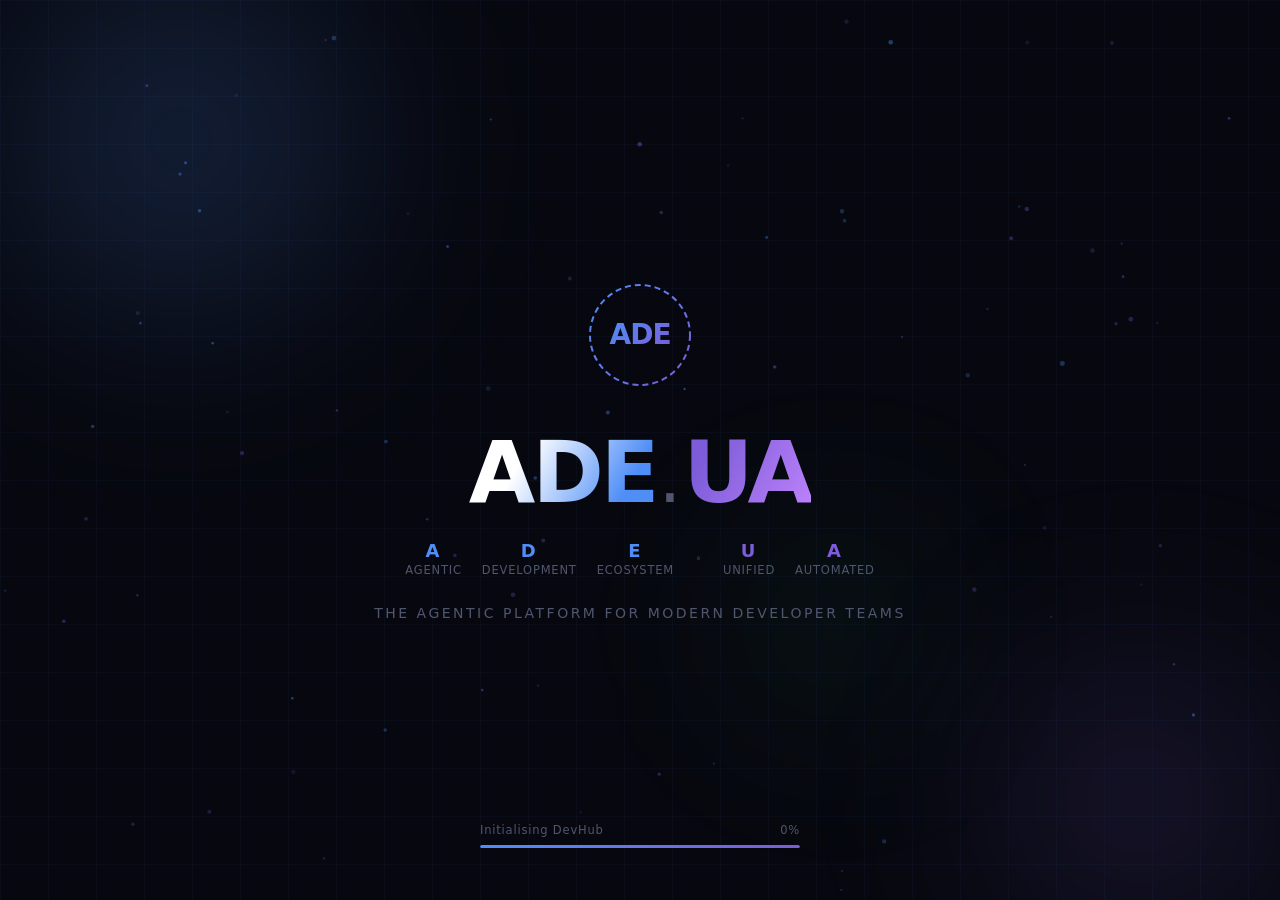
<file: frontend/splash.html>
﻿<!DOCTYPE html>
<html lang="en">
<head>
  <meta charset="UTF-8" />
  <meta name="viewport" content="width=device-width, initial-scale=1.0" />
  <title>ADE.UA - Agentic Development Ecosystem</title>
  <style>
    *, *::before, *::after { box-sizing: border-box; margin: 0; padding: 0; }

    :root {
      --bg:      #07080f;
      --grid:    rgba(79, 142, 247, 0.045);
      --accent:  #4f8ef7;
      --accent2: #7c5cd8;
      --text:    #e2e4ed;
      --muted:   #50566e;
      --success: #2ecc71;
    }

    html, body {
      height: 100%; width: 100%;
      background: var(--bg);
      overflow: hidden;
      font-family: -apple-system, "Segoe UI", system-ui, sans-serif;
    }

    /* -- Animated grid background --------------------------- */
    .grid-bg {
      position: fixed; inset: 0; z-index: 0;
      background-image:
        linear-gradient(var(--grid) 1px, transparent 1px),
        linear-gradient(90deg, var(--grid) 1px, transparent 1px);
      background-size: 48px 48px;
      animation: grid-drift 20s linear infinite;
    }
    @keyframes grid-drift {
      0%   { background-position: 0 0; }
      100% { background-position: 48px 48px; }
    }

    /* -- Glowing orbs --------------------------------------- */
    .orb {
      position: fixed; border-radius: 50%;
      filter: blur(90px); opacity: 0; z-index: 0;
      animation: orb-appear 1.2s ease forwards;
    }
    .orb-1 {
      width: 520px; height: 520px;
      background: radial-gradient(circle, rgba(79,142,247,.25) 0%, transparent 70%);
      top: -120px; left: -80px;
      animation-delay: 0.2s;
    }
    .orb-2 {
      width: 400px; height: 400px;
      background: radial-gradient(circle, rgba(124,92,216,.22) 0%, transparent 70%);
      bottom: -100px; right: -60px;
      animation-delay: 0.5s;
    }
    .orb-3 {
      width: 260px; height: 260px;
      background: radial-gradient(circle, rgba(46,204,113,.12) 0%, transparent 70%);
      top: 55%; left: 55%;
      animation-delay: 0.9s;
    }
    @keyframes orb-appear {
      to { opacity: 1; }
    }

    /* -- Stage container ------------------------------------ */
    .stage {
      position: relative; z-index: 10;
      display: flex; flex-direction: column;
      align-items: center; justify-content: center;
      height: 100vh; gap: 0;
    }

    /* -- Monogram ring -------------------------------------- */
    .ring-wrap {
      position: relative; width: 110px; height: 110px;
      margin-bottom: 32px;
      opacity: 0; transform: scale(.6);
      animation: ring-in .7s cubic-bezier(.34,1.56,.64,1) .15s forwards;
    }
    @keyframes ring-in {
      to { opacity: 1; transform: scale(1); }
    }
    .ring-wrap svg {
      position: absolute; inset: 0;
      animation: ring-spin 12s linear infinite;
    }
    @keyframes ring-spin { to { transform: rotate(360deg); } }
    .ring-inner {
      position: absolute; inset: 14px;
      background: linear-gradient(135deg, #1a1d27 60%, #22263a 100%);
      border-radius: 50%;
      display: flex; align-items: center; justify-content: center;
      font-size: 26px; font-weight: 900;
      background-clip: text;
      -webkit-background-clip: text;
    }
    .ring-monogram {
      font-size: 28px; font-weight: 900; letter-spacing: -1px;
      background: linear-gradient(135deg, var(--accent), var(--accent2));
      -webkit-background-clip: text; -webkit-text-fill-color: transparent;
      background-clip: text;
    }

    /* -- Logo wordmark -------------------------------------- */
    .wordmark {
      display: flex; align-items: baseline; gap: 0;
      opacity: 0; transform: translateY(18px);
      animation: word-in .65s ease .55s forwards;
    }
    @keyframes word-in {
      to { opacity: 1; transform: translateY(0); }
    }
    .word-ade {
      font-size: clamp(52px, 10vw, 86px);
      font-weight: 900;
      letter-spacing: -3px;
      background: linear-gradient(120deg, #fff 30%, var(--accent) 80%);
      -webkit-background-clip: text; -webkit-text-fill-color: transparent;
      background-clip: text;
    }
    .word-dot {
      font-size: clamp(44px, 8vw, 72px);
      font-weight: 300; color: var(--muted);
      margin: 0 2px;
      opacity: 0;
      animation: dot-pop .4s ease .95s forwards;
    }
    @keyframes dot-pop {
      0%  { opacity: 0; transform: scale(0); }
      60% { transform: scale(1.4); }
      100%{ opacity: 1; transform: scale(1); }
    }
    .word-ua {
      font-size: clamp(52px, 10vw, 86px);
      font-weight: 900; letter-spacing: -3px;
      background: linear-gradient(120deg, var(--accent2) 20%, #c084fc 100%);
      -webkit-background-clip: text; -webkit-text-fill-color: transparent;
      background-clip: text;
      opacity: 0; transform: translateY(18px);
      animation: word-in .65s ease .75s forwards;
    }

    /* -- Full name expansion -------------------------------- */
    .expansion {
      display: flex; gap: 20px; margin-top: 18px; flex-wrap: wrap; justify-content: center;
      opacity: 0; transform: translateY(10px);
      animation: word-in .5s ease 1.25s forwards;
    }
    .exp-part {
      display: flex; flex-direction: column; align-items: center; gap: 2px;
    }
    .exp-abbr {
      font-size: 18px; font-weight: 800; letter-spacing: 2px;
      color: var(--accent);
    }
    .exp-abbr.purple { color: var(--accent2); }
    .exp-full {
      font-size: 11.5px; color: var(--muted); letter-spacing: .8px; text-transform: uppercase;
    }
    .exp-sep {
      font-size: 28px; color: var(--muted); align-self: center; opacity: .35;
    }

    /* -- Tagline -------------------------------------------- */
    .tagline {
      margin-top: 28px;
      font-size: 14px; color: var(--muted); letter-spacing: 2.5px; text-transform: uppercase;
      opacity: 0;
      animation: word-in .5s ease 1.55s forwards;
    }

    /* -- Founders strip ------------------------------------- */
    .founders {
      display: flex; gap: 32px; margin-top: 36px;
      opacity: 0; transform: translateY(8px);
      animation: word-in .5s ease 1.8s forwards;
    }
    .founder { text-align: center; }
    .founder-avatar {
      width: 44px; height: 44px; border-radius: 50%;
      display: flex; align-items: center; justify-content: center;
      font-size: 17px; font-weight: 800; margin: 0 auto 6px;
    }
    .av-u { background: linear-gradient(135deg,#1e3a6e,#3b82f6); color: #93c5fd; }
    .av-a { background: linear-gradient(135deg,#2e1065,#7c3aed); color: #c4b5fd; }
    .founder-name  { font-size: 13px; font-weight: 600; color: var(--text); }
    .founder-label { font-size: 11px; color: var(--muted); margin-top: 2px; }

    /* -- Progress bar --------------------------------------- */
    .progress-wrap {
      position: absolute; bottom: 52px;
      width: min(320px, 70vw);
      opacity: 0; animation: word-in .4s ease 2s forwards;
    }
    .progress-label { display: flex; justify-content: space-between; margin-bottom: 8px; }
    .progress-label span { font-size: 11.5px; color: var(--muted); letter-spacing: .8px; }
    .progress-track {
      height: 3px; background: rgba(255,255,255,.08); border-radius: 99px; overflow: hidden;
    }
    .progress-fill {
      height: 100%;
      background: linear-gradient(90deg, var(--accent), var(--accent2));
      border-radius: 99px;
      width: 0%;
      animation: prog-fill 2.2s cubic-bezier(.4,0,.2,1) 2.1s forwards;
    }
    @keyframes prog-fill {
      to { width: 100%; }
    }

    /* -- Enter button --------------------------------------- */
    .enter-btn {
      position: absolute; bottom: 52px;
      display: none;
      padding: 12px 40px; border-radius: 99px;
      background: linear-gradient(135deg, var(--accent), var(--accent2));
      color: #fff; font-size: 14px; font-weight: 700;
      letter-spacing: 1px; text-transform: uppercase;
      border: none; cursor: pointer;
      text-decoration: none;
      box-shadow: 0 0 32px rgba(79,142,247,.35);
      animation: btn-pulse 2s ease infinite;
    }
    @keyframes btn-pulse {
      0%,100% { box-shadow: 0 0 24px rgba(79,142,247,.3); }
      50%      { box-shadow: 0 0 48px rgba(79,142,247,.6); }
    }

    /* -- Particle canvas ------------------------------------ */
    #particle-canvas { position:fixed; inset:0; z-index:1; pointer-events:none; }
  </style>
</head>
<body>

<div class="grid-bg"></div>
<div class="orb orb-1"></div>
<div class="orb orb-2"></div>
<div class="orb orb-3"></div>
<canvas id="particle-canvas"></canvas>

<div class="stage">

  <!-- Spinning ring monogram -->
  <div class="ring-wrap">
    <svg viewBox="0 0 110 110" fill="none" xmlns="http://www.w3.org/2000/svg">
      <circle cx="55" cy="55" r="50" stroke="url(#ringGrad)" stroke-width="2" stroke-dasharray="6 4" />
      <defs>
        <linearGradient id="ringGrad" x1="0" y1="0" x2="110" y2="110" gradientUnits="userSpaceOnUse">
          <stop offset="0%" stop-color="#4f8ef7"/>
          <stop offset="100%" stop-color="#7c5cd8"/>
        </linearGradient>
      </defs>
    </svg>
    <div class="ring-inner">
      <span class="ring-monogram">ADE</span>
    </div>
  </div>

  <!-- ADE.UA wordmark -->
  <div class="wordmark">
    <span class="word-ade">ADE</span>
    <span class="word-dot">.</span>
    <span class="word-ua">UA</span>
  </div>

  <!-- Full name expansion -->
  <div class="expansion">
    <div class="exp-part">
      <span class="exp-abbr">A</span>
      <span class="exp-full">Agentic</span>
    </div>
    <div class="exp-part">
      <span class="exp-abbr">D</span>
      <span class="exp-full">Development</span>
    </div>
    <div class="exp-part">
      <span class="exp-abbr">E</span>
      <span class="exp-full">Ecosystem</span>
    </div>
    <span class="exp-sep" style="color:var(--muted);opacity:.4">·</span>
    <div class="exp-part"><span class="exp-abbr purple">U</span><span class="exp-full">Unified</span></div>
    <div class="exp-part"><span class="exp-abbr purple">A</span><span class="exp-full">Automated</span></div>
  </div>

  <!-- Tagline -->
  <div class="tagline">The agentic platform for modern developer teams</div>

  <!-- Progress bar (auto-redirect) -->
  <div class="progress-wrap" id="progress-wrap">
    <div class="progress-label">
      <span>Initialising DevHub</span>
      <span id="pct">0%</span>
    </div>
    <div class="progress-track">
      <div class="progress-fill" id="prog-fill"></div>
    </div>
  </div>

  <!-- Enter button (shown when ready) -->
  <a class="enter-btn" id="enter-btn" href="index.html">Enter DevHub ?</a>

</div>

<script>
/* -- Particle system --------------------------------------------------- */
(function() {
  const canvas = document.getElementById('particle-canvas');
  const ctx = canvas.getContext('2d');
  let W, H, particles = [];

  function resize() {
    W = canvas.width  = window.innerWidth;
    H = canvas.height = window.innerHeight;
  }
  resize();
  window.addEventListener('resize', resize);

  function rand(a,b) { return a + Math.random()*(b-a); }

  function spawn() {
    return {
      x: rand(0,W), y: rand(0,H),
      vx: rand(-.25,.25), vy: rand(-.4,-.05),
      r: rand(1,2.5),
      alpha: rand(.15,.5),
      life: rand(120,280), age: 0,
      color: Math.random() > .5 ? '79,142,247' : '124,92,216'
    };
  }

  for (let i=0;i<80;i++) particles.push(spawn());

  function tick() {
    ctx.clearRect(0,0,W,H);
    particles.forEach((p,i) => {
      p.x += p.vx; p.y += p.vy; p.age++;
      const fade = p.age < 20 ? p.age/20 : p.age > p.life-20 ? (p.life-p.age)/20 : 1;
      ctx.beginPath();
      ctx.arc(p.x, p.y, p.r, 0, Math.PI*2);
      ctx.fillStyle = `rgba(${p.color},${p.alpha*fade})`;
      ctx.fill();
      if (p.age >= p.life) particles[i] = spawn();
    });
    requestAnimationFrame(tick);
  }
  tick();
})();

/* -- Progress counter & auto-redirect --------------------------------- */
(function() {
  const pctEl = document.getElementById('pct');
  const fillEl = document.getElementById('prog-fill');
  const progressWrap = document.getElementById('progress-wrap');
  const enterBtn = document.getElementById('enter-btn');
  let val = 0;
  const startAt = 2100; // matches CSS animation delay

  setTimeout(() => {
    const iv = setInterval(() => {
      val = Math.min(val + Math.random()*4, 100);
      pctEl.textContent = Math.floor(val) + '%';
      if (val >= 100) {
        clearInterval(iv);
        pctEl.textContent = '100%';
        // swap progress ? enter button
        setTimeout(() => {
          progressWrap.style.display = 'none';
          enterBtn.style.display = 'block';
          // auto-redirect after 1.4s
          setTimeout(() => { window.location.href = 'index.html'; }, 1400);
        }, 400);
      }
    }, 55);
  }, startAt);
})();
</script>
</body>
</html>
</file>
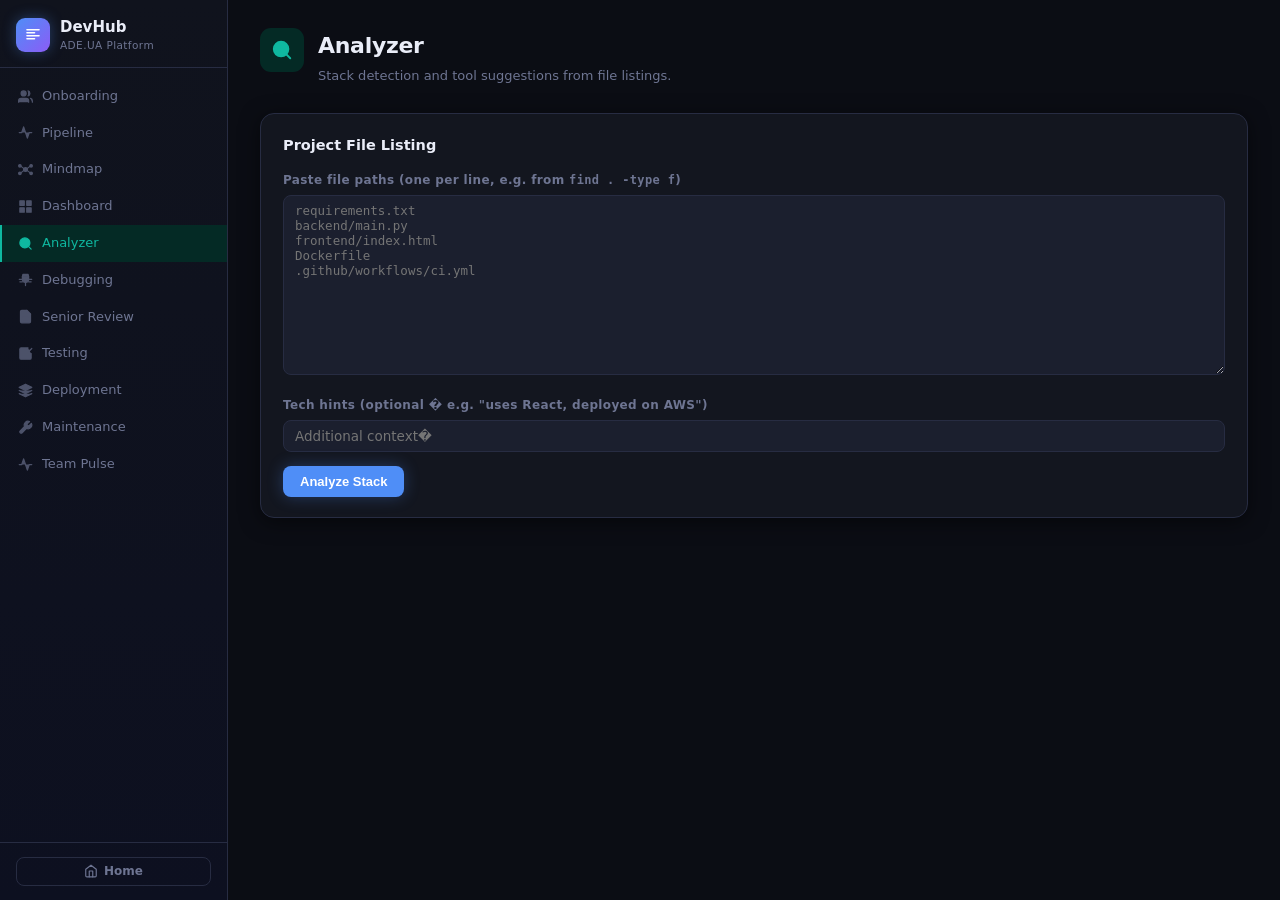
<file: frontend/pages/analyzer.html>
﻿<!DOCTYPE html>
<html lang="en">
<head>
  <meta charset="UTF-8" /><meta name="viewport" content="width=device-width, initial-scale=1.0" />
  <title>Analyzer - DevHub</title>
  <link rel="stylesheet" href="../static/style.css" />
</head>
<body>
<div class="app-shell">
    <nav class="sidebar">
    <div class="sidebar-logo">
      <div class="logo-mark"><svg viewBox="0 0 24 24" xmlns="http://www.w3.org/2000/svg"><path d="M4 5h16M4 9h10M4 13h16M4 17h10" stroke="#fff" stroke-width="2.2" stroke-linecap="round" fill="none"/></svg></div>
      <div class="logo-text"><strong>DevHub</strong><span>ADE.UA Platform</span></div>
    </div>
    <div class="nav-section">
      <a class="nav-link" href="teams.html"><span class="nav-icon"><svg viewBox="0 0 24 24" fill="none" stroke="currentColor" stroke-width="2" stroke-linecap="round" stroke-linejoin="round"><path d="M17 21v-2a4 4 0 0 0-4-4H5a4 4 0 0 0-4 4v2"/><circle cx="9" cy="7" r="4"/><path d="M23 21v-2a4 4 0 0 0-3-3.87M16 3.13a4 4 0 0 1 0 7.75"/></svg></span> Onboarding</a>
      <a class="nav-link" href="pipeline.html"><span class="nav-icon"><svg viewBox="0 0 24 24" fill="none" stroke="currentColor" stroke-width="2" stroke-linecap="round" stroke-linejoin="round"><polyline points="22 12 18 12 15 21 9 3 6 12 2 12"/></svg></span> Pipeline</a>
      <a class="nav-link" href="mindmap.html"><span class="nav-icon"><svg viewBox="0 0 24 24" fill="none" stroke="currentColor" stroke-width="2" stroke-linecap="round" stroke-linejoin="round"><circle cx="12" cy="12" r="3"/><circle cx="3" cy="6" r="2"/><circle cx="21" cy="6" r="2"/><circle cx="3" cy="18" r="2"/><circle cx="21" cy="18" r="2"/><line x1="5" y1="7" x2="10" y2="11"/><line x1="19" y1="7" x2="14" y2="11"/><line x1="5" y1="17" x2="10" y2="13"/><line x1="19" y1="17" x2="14" y2="13"/></svg></span> Mindmap</a>
      <a class="nav-link" href="dashboard.html"><span class="nav-icon"><svg viewBox="0 0 24 24" fill="none" stroke="currentColor" stroke-width="2" stroke-linecap="round" stroke-linejoin="round"><rect x="3" y="3" width="7" height="7"/><rect x="14" y="3" width="7" height="7"/><rect x="14" y="14" width="7" height="7"/><rect x="3" y="14" width="7" height="7"/></svg></span> Dashboard</a>
      <a class="nav-link active" href="analyzer.html"><span class="nav-icon"><svg viewBox="0 0 24 24" fill="none" stroke="currentColor" stroke-width="2" stroke-linecap="round" stroke-linejoin="round"><circle cx="11" cy="11" r="8"/><line x1="21" y1="21" x2="16.65" y2="16.65"/><line x1="11" y1="8" x2="11" y2="14"/><line x1="8" y1="11" x2="14" y2="11"/></svg></span> Analyzer</a>
      <a class="nav-link" href="debugging.html"><span class="nav-icon"><svg viewBox="0 0 24 24" fill="none" stroke="currentColor" stroke-width="2" stroke-linecap="round" stroke-linejoin="round"><path d="M8 2h8l1 4H7z"/><path d="M7 6v4a5 5 0 0 0 10 0V6"/><path d="M12 16v4"/><path d="M2 10h4M18 10h4M3 14h4M17 14h4"/></svg></span> Debugging</a>
      <a class="nav-link" href="review.html"><span class="nav-icon"><svg viewBox="0 0 24 24" fill="none" stroke="currentColor" stroke-width="2" stroke-linecap="round" stroke-linejoin="round"><path d="M14 2H6a2 2 0 0 0-2 2v16a2 2 0 0 0 2 2h12a2 2 0 0 0 2-2V8z"/><polyline points="14 2 14 8 20 8"/><line x1="16" y1="13" x2="8" y2="13"/><line x1="16" y1="17" x2="8" y2="17"/></svg></span> Senior Review</a>
      <a class="nav-link" href="testing.html"><span class="nav-icon"><svg viewBox="0 0 24 24" fill="none" stroke="currentColor" stroke-width="2" stroke-linecap="round" stroke-linejoin="round"><polyline points="9 11 12 14 22 4"/><path d="M21 12v7a2 2 0 0 1-2 2H5a2 2 0 0 1-2-2V5a2 2 0 0 1 2-2h11"/></svg></span> Testing</a>
      <a class="nav-link" href="deployment.html"><span class="nav-icon"><svg viewBox="0 0 24 24" fill="none" stroke="currentColor" stroke-width="2" stroke-linecap="round" stroke-linejoin="round"><path d="M12 2L2 7l10 5 10-5-10-5z"/><path d="M2 17l10 5 10-5"/><path d="M2 12l10 5 10-5"/></svg></span> Deployment</a>
      <a class="nav-link" href="maintenance.html"><span class="nav-icon"><svg viewBox="0 0 24 24" fill="none" stroke="currentColor" stroke-width="2" stroke-linecap="round" stroke-linejoin="round"><path d="M14.7 6.3a1 1 0 0 0 0 1.4l1.6 1.6a1 1 0 0 0 1.4 0l3.77-3.77a6 6 0 0 1-7.94 7.94l-6.91 6.91a2.12 2.12 0 0 1-3-3l6.91-6.91a6 6 0 0 1 7.94-7.94l-3.76 3.76z"/></svg></span> Maintenance</a>
      <a class="nav-link" href="pulse.html"><span class="nav-icon"><svg viewBox="0 0 24 24" fill="none" stroke="currentColor" stroke-width="2" stroke-linecap="round" stroke-linejoin="round"><polyline points="22 12 18 12 15 21 9 3 6 12 2 12"/></svg></span> Team Pulse</a>
    </div>
    <div style="padding:14px 16px;margin-top:auto;border-top:1px solid var(--border);">
      <a class="btn btn-ghost btn-sm w-full" href="../index.html" style="justify-content:center;gap:6px;"><span class="nav-icon" style="width:14px;height:14px"><svg viewBox="0 0 24 24" fill="none" stroke="currentColor" stroke-width="2" stroke-linecap="round" stroke-linejoin="round"><path d="M3 9l9-7 9 7v11a2 2 0 0 1-2 2H5a2 2 0 0 1-2-2z"/><polyline points="9 22 9 12 15 12 15 22"/></svg></span> Home</a>
    </div>
  </nav>
  <main class="main-content">
        <div class="page-header">
      <div class="page-header-icon teal"><svg viewBox="0 0 24 24" fill="none" stroke="currentColor" stroke-width="2" stroke-linecap="round" stroke-linejoin="round"><circle cx="11" cy="11" r="8"/><line x1="21" y1="21" x2="16.65" y2="16.65"/><line x1="11" y1="8" x2="11" y2="14"/><line x1="8" y1="11" x2="14" y2="11"/></svg></div>
      <div class="page-header-text">
        <div class="page-title">Analyzer</div>
        <div class="page-sub">Stack detection and tool suggestions from file listings.</div>
      </div>
    </div>

    <div class="card">
      <div class="card-title">Project File Listing</div>
      <div class="form-group"><label class="form-label">Paste file paths (one per line, e.g. from <code>find . -type f</code>)</label>
        <textarea id="a-listing" class="form-textarea" style="min-height:180px;font-family:monospace;font-size:12.5px" placeholder="requirements.txt&#10;backend/main.py&#10;frontend/index.html&#10;Dockerfile&#10;.github/workflows/ci.yml"></textarea>
      </div>
      <div class="form-group"><label class="form-label">Tech hints (optional � e.g. &quot;uses React, deployed on AWS&quot;)</label>
        <input id="a-hints" class="form-input" placeholder="Additional context�" />
      </div>
      <button class="btn btn-primary" onclick="runAnalysis()">Analyze Stack</button>
    </div>

    <div id="results" style="display:none">
      <div class="card mt-16">
        <div class="card-title">?? Detected Stack</div>
        <div id="stack-list" style="display:flex;flex-wrap:wrap;gap:8px"></div>
      </div>
      <div class="card mt-16">
        <div class="card-title">?? Conventions Detected</div>
        <ul id="conventions-list" style="padding-left:20px;color:var(--text-muted);font-size:13.5px;line-height:2"></ul>
      </div>
      <div class="card mt-16">
        <div class="card-title">??? Recommended Tools</div>
        <div id="tools-table"></div>
      </div>
    </div>
  </main>
</div>
<script src="../static/app.js"></script><script src="../static/api-client.js"></script>
<script>
async function runAnalysis() {
  const file_listing = document.getElementById('a-listing').value.trim();
  const tech_hints   = document.getElementById('a-hints').value.trim();
  if (!file_listing) { toast('Paste a file listing first','error'); return; }
  try {
    const res = await ApiClient.analyzer.analyze({file_listing, tech_hints});
    document.getElementById('stack-list').innerHTML =
      res.stack_summary.map(s => `<span class="badge badge-accent" style="font-size:13px;padding:5px 12px">${s}</span>`).join('');
    document.getElementById('conventions-list').innerHTML =
      res.conventions.map(c => `<li>${c}</li>`).join('');
    document.getElementById('tools-table').innerHTML = `
      <table><thead><tr><th>Category</th><th>Tools</th><th>Reason</th></tr></thead>
      <tbody>${res.tool_suggestions.map(t =>
        `<tr><td><span class="badge badge-muted">${t.category}</span></td>
             <td>${t.tools.map(tool => `<span class="badge badge-info" style="margin:2px">${tool}</span>`).join(' ')}</td>
             <td class="text-muted text-sm">${t.reason}</td></tr>`
      ).join('')}</tbody></table>`;
    document.getElementById('results').style.display = 'block';
    toast('Analysis complete','success');
  } catch(e) { toast(e.message,'error'); }
}
</script>
</body></html>
</file>
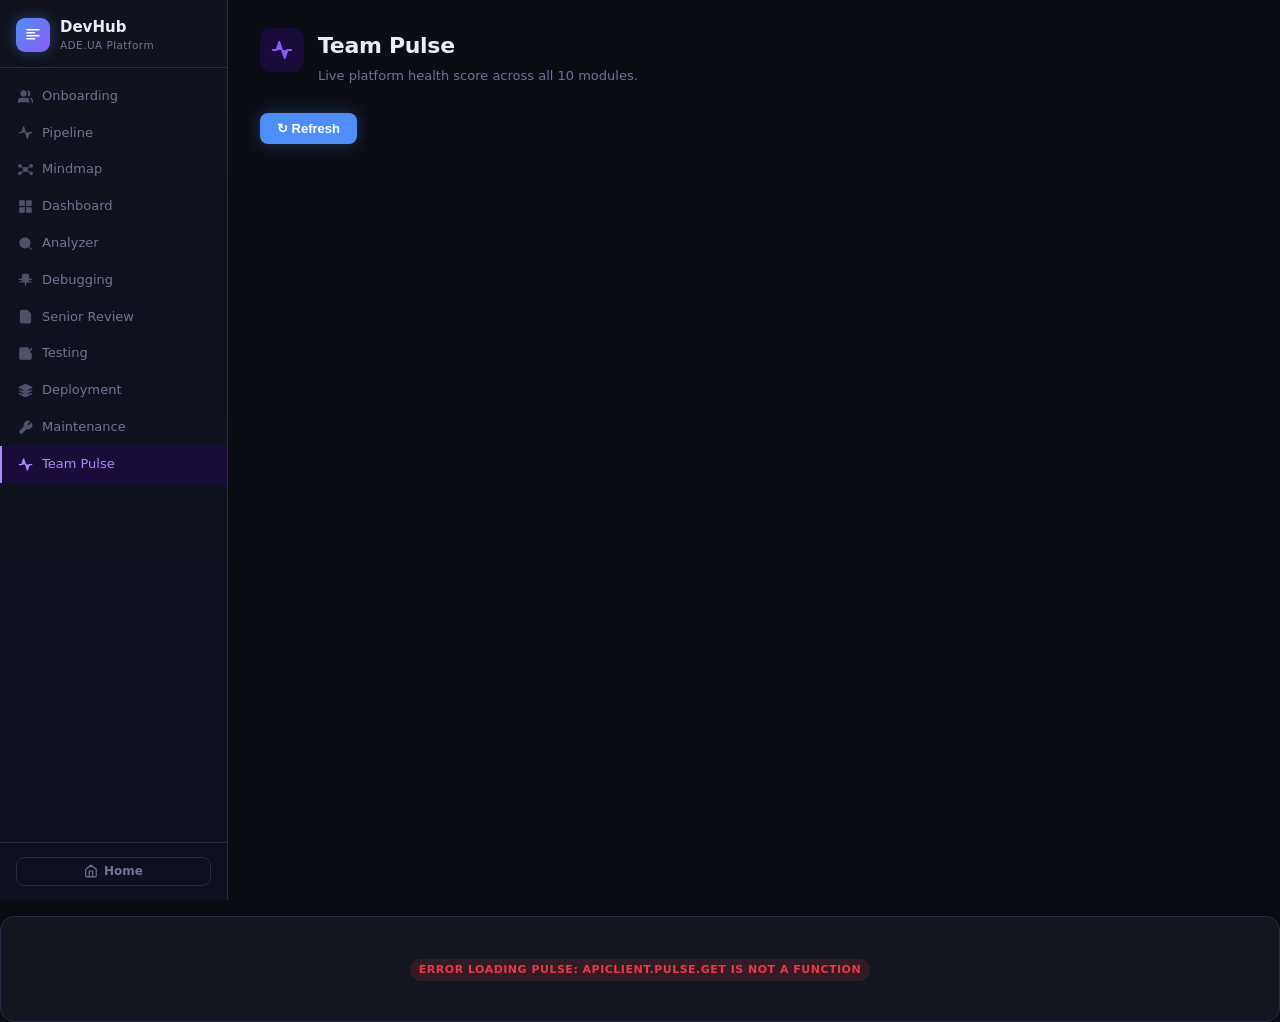
<file: frontend/pages/pulse.html>
﻿<!DOCTYPE html>
<html lang="en">
<head>
  <meta charset="UTF-8" /><meta name="viewport" content="width=device-width, initial-scale=1.0" />
  <title>Team Pulse - DevHub</title>
  <link rel="stylesheet" href="../static/style.css" />
  <style>
    /* Score ring */
    .score-ring-wrap { display:flex; flex-direction:column; align-items:center; justify-content:center; }
    .ring-svg { transform:rotate(-90deg); }
    .ring-bg   { fill:none; stroke:var(--surface-2); stroke-width:10; }
    .ring-fill { fill:none; stroke-width:10; stroke-linecap:round; transition:stroke-dashoffset 1.2s cubic-bezier(.4,0,.2,1); }
    .score-label { font-size:38px; font-weight:900; margin-top:-8px; }
    .grade-label { font-size:16px; font-weight:700; letter-spacing:2px; }

    /* Dimension bars */
    .dim-bar-track { height:7px; background:var(--surface-2); border-radius:99px; overflow:hidden; margin-top:5px; }
    .dim-bar-fill  { height:100%; border-radius:99px; transition:width 1s ease .2s; }

    /* Feed */
    .feed-item { display:flex; gap:12px; align-items:flex-start; padding:10px 0; border-bottom:1px solid var(--border); }
    .feed-item:last-child { border-bottom:none; }
    .feed-dot  { width:10px; height:10px; border-radius:50%; flex-shrink:0; margin-top:5px; }
    .dot-success  { background:var(--success); }
    .dot-critical { background:var(--danger); }
    .dot-warning  { background:var(--warning); }
    .dot-info     { background:var(--accent); }

    /* Health grade colours */
    .grade-A { color:var(--success); }
    .grade-B { color:#4ade80; }
    .grade-C { color:var(--warning); }
    .grade-D { color:#f97316; }
    .grade-F { color:var(--danger); }

    .pulse-grid { display:grid; grid-template-columns:280px 1fr; gap:20px; align-items:start; }
    @media (max-width:700px) { .pulse-grid { grid-template-columns:1fr; } }
  </style>
</head>
<body>
<div class="app-shell">
    <nav class="sidebar">
    <div class="sidebar-logo">
      <div class="logo-mark"><svg viewBox="0 0 24 24" xmlns="http://www.w3.org/2000/svg"><path d="M4 5h16M4 9h10M4 13h16M4 17h10" stroke="#fff" stroke-width="2.2" stroke-linecap="round" fill="none"/></svg></div>
      <div class="logo-text"><strong>DevHub</strong><span>ADE.UA Platform</span></div>
    </div>
    <div class="nav-section">
      <a class="nav-link" href="teams.html"><span class="nav-icon"><svg viewBox="0 0 24 24" fill="none" stroke="currentColor" stroke-width="2" stroke-linecap="round" stroke-linejoin="round"><path d="M17 21v-2a4 4 0 0 0-4-4H5a4 4 0 0 0-4 4v2"/><circle cx="9" cy="7" r="4"/><path d="M23 21v-2a4 4 0 0 0-3-3.87M16 3.13a4 4 0 0 1 0 7.75"/></svg></span> Onboarding</a>
      <a class="nav-link" href="pipeline.html"><span class="nav-icon"><svg viewBox="0 0 24 24" fill="none" stroke="currentColor" stroke-width="2" stroke-linecap="round" stroke-linejoin="round"><polyline points="22 12 18 12 15 21 9 3 6 12 2 12"/></svg></span> Pipeline</a>
      <a class="nav-link" href="mindmap.html"><span class="nav-icon"><svg viewBox="0 0 24 24" fill="none" stroke="currentColor" stroke-width="2" stroke-linecap="round" stroke-linejoin="round"><circle cx="12" cy="12" r="3"/><circle cx="3" cy="6" r="2"/><circle cx="21" cy="6" r="2"/><circle cx="3" cy="18" r="2"/><circle cx="21" cy="18" r="2"/><line x1="5" y1="7" x2="10" y2="11"/><line x1="19" y1="7" x2="14" y2="11"/><line x1="5" y1="17" x2="10" y2="13"/><line x1="19" y1="17" x2="14" y2="13"/></svg></span> Mindmap</a>
      <a class="nav-link" href="dashboard.html"><span class="nav-icon"><svg viewBox="0 0 24 24" fill="none" stroke="currentColor" stroke-width="2" stroke-linecap="round" stroke-linejoin="round"><rect x="3" y="3" width="7" height="7"/><rect x="14" y="3" width="7" height="7"/><rect x="14" y="14" width="7" height="7"/><rect x="3" y="14" width="7" height="7"/></svg></span> Dashboard</a>
      <a class="nav-link" href="analyzer.html"><span class="nav-icon"><svg viewBox="0 0 24 24" fill="none" stroke="currentColor" stroke-width="2" stroke-linecap="round" stroke-linejoin="round"><circle cx="11" cy="11" r="8"/><line x1="21" y1="21" x2="16.65" y2="16.65"/><line x1="11" y1="8" x2="11" y2="14"/><line x1="8" y1="11" x2="14" y2="11"/></svg></span> Analyzer</a>
      <a class="nav-link" href="debugging.html"><span class="nav-icon"><svg viewBox="0 0 24 24" fill="none" stroke="currentColor" stroke-width="2" stroke-linecap="round" stroke-linejoin="round"><path d="M8 2h8l1 4H7z"/><path d="M7 6v4a5 5 0 0 0 10 0V6"/><path d="M12 16v4"/><path d="M2 10h4M18 10h4M3 14h4M17 14h4"/></svg></span> Debugging</a>
      <a class="nav-link" href="review.html"><span class="nav-icon"><svg viewBox="0 0 24 24" fill="none" stroke="currentColor" stroke-width="2" stroke-linecap="round" stroke-linejoin="round"><path d="M14 2H6a2 2 0 0 0-2 2v16a2 2 0 0 0 2 2h12a2 2 0 0 0 2-2V8z"/><polyline points="14 2 14 8 20 8"/><line x1="16" y1="13" x2="8" y2="13"/><line x1="16" y1="17" x2="8" y2="17"/></svg></span> Senior Review</a>
      <a class="nav-link" href="testing.html"><span class="nav-icon"><svg viewBox="0 0 24 24" fill="none" stroke="currentColor" stroke-width="2" stroke-linecap="round" stroke-linejoin="round"><polyline points="9 11 12 14 22 4"/><path d="M21 12v7a2 2 0 0 1-2 2H5a2 2 0 0 1-2-2V5a2 2 0 0 1 2-2h11"/></svg></span> Testing</a>
      <a class="nav-link" href="deployment.html"><span class="nav-icon"><svg viewBox="0 0 24 24" fill="none" stroke="currentColor" stroke-width="2" stroke-linecap="round" stroke-linejoin="round"><path d="M12 2L2 7l10 5 10-5-10-5z"/><path d="M2 17l10 5 10-5"/><path d="M2 12l10 5 10-5"/></svg></span> Deployment</a>
      <a class="nav-link" href="maintenance.html"><span class="nav-icon"><svg viewBox="0 0 24 24" fill="none" stroke="currentColor" stroke-width="2" stroke-linecap="round" stroke-linejoin="round"><path d="M14.7 6.3a1 1 0 0 0 0 1.4l1.6 1.6a1 1 0 0 0 1.4 0l3.77-3.77a6 6 0 0 1-7.94 7.94l-6.91 6.91a2.12 2.12 0 0 1-3-3l6.91-6.91a6 6 0 0 1 7.94-7.94l-3.76 3.76z"/></svg></span> Maintenance</a>
      <a class="nav-link active" href="pulse.html"><span class="nav-icon"><svg viewBox="0 0 24 24" fill="none" stroke="currentColor" stroke-width="2" stroke-linecap="round" stroke-linejoin="round"><polyline points="22 12 18 12 15 21 9 3 6 12 2 12"/></svg></span> Team Pulse</a>
    </div>
    <div style="padding:14px 16px;margin-top:auto;border-top:1px solid var(--border);">
      <a class="btn btn-ghost btn-sm w-full" href="../index.html" style="justify-content:center;gap:6px;"><span class="nav-icon" style="width:14px;height:14px"><svg viewBox="0 0 24 24" fill="none" stroke="currentColor" stroke-width="2" stroke-linecap="round" stroke-linejoin="round"><path d="M3 9l9-7 9 7v11a2 2 0 0 1-2 2H5a2 2 0 0 1-2-2z"/><polyline points="9 22 9 12 15 12 15 22"/></svg></span> Home</a>
    </div>
  </nav>

  <main class="main-content">
        <div class="page-header">
      <div class="page-header-icon violet"><svg viewBox="0 0 24 24" fill="none" stroke="currentColor" stroke-width="2" stroke-linecap="round" stroke-linejoin="round"><polyline points="22 12 18 12 15 21 9 3 6 12 2 12"/></svg></div>
      <div class="page-header-text">
        <div class="page-title">Team Pulse</div>
        <div class="page-sub">Live platform health score across all 10 modules.</div>
      </div>
    </div>
        <button class="btn btn-primary" onclick="loadPulse()">&#8635; Refresh</button>
      </div>
    </div>

    <!-- Loading state -->
    <div id="pulse-loading" class="card mt-16" style="text-align:center;padding:40px">
      <div class="text-muted">Computing Team Pulse...</div>
    </div>

    <!-- Main pulse content (hidden until loaded) -->
    <div id="pulse-content" style="display:none">

      <!-- Score + dimensions -->
      <div class="pulse-grid mt-16">

        <!-- Ring score -->
        <div class="card score-ring-wrap" style="padding:32px 20px">
          <svg class="ring-svg" width="160" height="160" viewBox="0 0 160 160">
            <circle class="ring-bg" cx="80" cy="80" r="66"/>
            <circle class="ring-fill" id="ring-fill" cx="80" cy="80" r="66"
              stroke="#4f8ef7"
              stroke-dasharray="414.69"
              stroke-dashoffset="414.69"/>
          </svg>
          <div class="score-label" id="score-label">--</div>
          <div class="grade-label" id="grade-label">--</div>
          <div class="text-muted text-sm mt-8" id="computed-at"></div>
        </div>

        <!-- Dimension breakdown -->
        <div class="card">
          <div class="card-title">Score Breakdown</div>
          <div id="dimensions"></div>
        </div>
      </div>

      <!-- Activity feed -->
      <div class="card mt-16">
        <div class="flex justify-between items-center" style="margin-bottom:12px">
          <div class="card-title" style="margin:0">Activity Feed</div>
          <span id="feed-count" class="badge badge-muted"></span>
        </div>
        <div id="feed-list"></div>
      </div>

    </div><!-- end pulse-content -->
  </main>
</div>

<script src="../static/app.js"></script>
<script src="../static/api-client.js"></script>
<script>
const CIRCUMFERENCE = 2 * Math.PI * 66; // 414.69

const DIM_COLORS = {
  pipeline:    '#4f8ef7',
  quality:     '#2ecc71',
  team:        '#a78bfa',
  maintenance: '#f39c12',
  activity:    '#3498db',
};
const DIM_LABELS = {
  pipeline:    'Pipeline Health',
  quality:     'Code Quality',
  team:        'Team Completeness',
  maintenance: 'Maintenance Compliance',
  activity:    'Team Activity',
};
const FEED_COLORS = {
  success:  'dot-success',
  critical: 'dot-critical',
  warning:  'dot-warning',
  info:     'dot-info',
};

async function loadPulse() {
  document.getElementById('pulse-loading').style.display = '';
  document.getElementById('pulse-content').style.display = 'none';

  try {
    const data = await ApiClient.pulse.get();
    renderScore(data);
    renderDimensions(data.dimensions);
    renderFeed(data.feed || []);

    document.getElementById('pulse-loading').style.display = 'none';
    document.getElementById('pulse-content').style.display = '';
  } catch(e) {
    document.getElementById('pulse-loading').innerHTML =
      `<div class="badge badge-danger">Error loading pulse: ${e.message}</div>`;
  }
}

function renderScore(data) {
  const score = data.overall;
  const grade = data.grade;

  // Animate ring
  const fill = document.getElementById('ring-fill');
  const offset = CIRCUMFERENCE - (score / 100) * CIRCUMFERENCE;
  fill.style.strokeDashoffset = offset;

  // Colour ring by grade
  const ringColor = score >= 85 ? '#2ecc71' : score >= 70 ? '#4ade80' : score >= 55 ? '#f39c12' : score >= 40 ? '#f97316' : '#e74c3c';
  fill.style.stroke = ringColor;

  document.getElementById('score-label').textContent = score;
  document.getElementById('score-label').style.color = ringColor;

  const gradeEl = document.getElementById('grade-label');
  gradeEl.textContent = 'Grade ' + grade;
  gradeEl.className = 'grade-label grade-' + grade;

  if (data.computed_at) {
    const d = new Date(data.computed_at);
    document.getElementById('computed-at').textContent = 'as of ' + d.toLocaleTimeString();
  }
}

function renderDimensions(dims) {
  const container = document.getElementById('dimensions');
  container.innerHTML = Object.entries(dims).map(([key, dim]) => `
    <div style="margin-bottom:14px">
      <div class="flex justify-between items-center">
        <span style="font-size:13px;font-weight:600">${DIM_LABELS[key] || key}</span>
        <span style="font-size:12px;color:var(--text-muted)">
          ${dim.score.toFixed(0)}/100
          <span class="badge badge-muted" style="margin-left:4px">x${dim.weight}%</span>
        </span>
      </div>
      <div class="dim-bar-track">
        <div class="dim-bar-fill" style="width:${dim.score}%;background:${DIM_COLORS[key]||'var(--accent)'}"></div>
      </div>
      <div class="text-muted text-sm" style="margin-top:3px">${escHtml(dim.detail)}</div>
    </div>`).join('');
}

function renderFeed(events) {
  const container = document.getElementById('feed-list');
  document.getElementById('feed-count').textContent = events.length + ' events';

  if (!events.length) {
    container.innerHTML = '<p class="text-muted text-sm" style="padding:16px 0">No activity yet. Start using the platform modules to see events here.</p>';
    return;
  }

  container.innerHTML = events.map(ev => `
    <div class="feed-item">
      <span class="feed-dot ${FEED_COLORS[ev.severity] || 'dot-info'}"></span>
      <div style="flex:1">
        <div style="font-size:13.5px">${escHtml(ev.message)}</div>
        <div class="text-muted text-sm">${ev.type} &middot; ${ev.timestamp ? timeAgo(ev.timestamp) : 'just now'}</div>
      </div>
    </div>`).join('');
}

function timeAgo(isoStr) {
  const diff = Date.now() - new Date(isoStr).getTime();
  const mins  = Math.floor(diff / 60000);
  const hours = Math.floor(mins / 60);
  const days  = Math.floor(hours / 24);
  if (days > 0)  return days  + 'd ago';
  if (hours > 0) return hours + 'h ago';
  if (mins > 0)  return mins  + 'm ago';
  return 'just now';
}

function escHtml(s) {
  return String(s).replace(/&/g,'&amp;').replace(/</g,'&lt;').replace(/>/g,'&gt;');
}

// Load on page open and auto-refresh every 30 seconds
loadPulse();
setInterval(loadPulse, 30000);
</script>
</body>
</html>
</file>
<file: frontend/static/style.css>
﻿/* -- DevHub Platform -- Global Stylesheet ----------------------------------- */

:root {
  /* Core backgrounds */
  --bg:          #0b0d14;
  --surface:     #13161f;
  --surface-2:   #1b1f2e;
  --surface-3:   #222740;
  --border:      #272c42;
  --border-2:    #323859;

  /* Text */
  --text:        #eaedf8;
  --text-muted:  #6e7592;
  --text-dim:    #454d6a;

  /* Primary accent — electric blue */
  --accent:      #4f8ef7;
  --accent-dim:  #162044;
  --accent-glow: rgba(79,142,247,.18);

  /* Scarlet red */
  --scarlet:     #e8394a;
  --scarlet-dim: #2a0d10;
  --scarlet-mid: #7a1420;

  /* Ochre / amber */
  --ochre:       #d4820a;
  --ochre-bright:#f0a500;
  --ochre-dim:   #2a1a00;

  /* Teal / jade green */
  --teal:        #0fb8a0;
  --teal-bright: #14d4ba;
  --teal-dim:    #042a25;

  /* Violet / indigo */
  --violet:      #8b5cf6;
  --violet-bright:#a78bfa;
  --violet-dim:  #1a0c3a;

  /* Semantic */
  --success:     #22d17a;
  --warning:     #f0a500;
  --danger:      #e8394a;
  --info:        #4f8ef7;

  /* Layout */
  --radius:      8px;
  --radius-lg:   14px;
  --shadow:      0 4px 20px rgba(0,0,0,.5);
  --shadow-lg:   0 8px 40px rgba(0,0,0,.6);
  --nav-width:   228px;
  --font:        -apple-system, "Segoe UI", system-ui, sans-serif;
}

*, *::before, *::after { box-sizing: border-box; margin: 0; padding: 0; }

html, body {
  height: 100%;
  font-family: var(--font);
  font-size: 14px;
  line-height: 1.6;
  background: var(--bg);
  color: var(--text);
}

/* scrollbar */
::-webkit-scrollbar { width: 6px; }
::-webkit-scrollbar-track { background: var(--bg); }
::-webkit-scrollbar-thumb { background: var(--border-2); border-radius: 99px; }

/* -- Layout --------------------------------------------------------------- */
.app-shell {
  display: flex;
  height: 100vh;
  overflow: hidden;
}

/* -- Sidebar --------------------------------------------------------------- */
.sidebar {
  width: var(--nav-width);
  background: linear-gradient(180deg, #10131d 0%, #0d1020 100%);
  border-right: 1px solid var(--border);
  display: flex;
  flex-direction: column;
  flex-shrink: 0;
  overflow-y: auto;
}

.sidebar-logo {
  padding: 18px 16px 14px;
  border-bottom: 1px solid var(--border);
  display: flex;
  align-items: center;
  gap: 10px;
}
.sidebar-logo .logo-mark {
  width: 34px; height: 34px; flex-shrink: 0;
  background: linear-gradient(135deg, var(--accent), var(--violet));
  border-radius: 9px;
  display: flex; align-items: center; justify-content: center;
  box-shadow: 0 0 14px rgba(79,142,247,.35);
}
.sidebar-logo .logo-mark svg { width: 18px; height: 18px; fill: #fff; }
.sidebar-logo .logo-text { line-height: 1.2; }
.sidebar-logo .logo-text strong { font-size: 15px; font-weight: 800; color: var(--text); display: block; }
.sidebar-logo .logo-text span   { color: var(--text-muted); font-size: 10.5px; letter-spacing: .04em; }

.nav-section { padding: 10px 0 2px; }
.nav-label {
  font-size: 10px; text-transform: uppercase; letter-spacing: 1px;
  color: var(--text-dim); padding: 0 16px 5px; font-weight: 600;
}

.nav-link {
  display: flex; align-items: center; gap: 9px;
  padding: 8px 16px;
  color: var(--text-muted);
  text-decoration: none; font-size: 13px;
  transition: background .12s, color .12s, border-color .12s;
  border-left: 2px solid transparent;
  position: relative;
}
.nav-link:hover { background: var(--surface-2); color: var(--text); }
.nav-link.active {
  color: var(--accent);
  border-left-color: var(--accent);
  background: var(--accent-dim);
}
.nav-link .nav-icon { width: 15px; height: 15px; flex-shrink: 0; opacity: .65; }
.nav-link:hover .nav-icon, .nav-link.active .nav-icon { opacity: 1; }
.nav-link .nav-icon svg { width: 15px; height: 15px; fill: currentColor; display: block; }

/* Colour-coded nav links */
.nav-link[href*="teams"]:hover, .nav-link[href*="teams"].active     { color:var(--teal);   border-left-color:var(--teal);   background:var(--teal-dim); }
.nav-link[href*="pipeline"]:hover,.nav-link[href*="pipeline"].active { color:var(--accent); border-left-color:var(--accent); background:var(--accent-dim); }
.nav-link[href*="mindmap"]:hover, .nav-link[href*="mindmap"].active  { color:var(--violet); border-left-color:var(--violet); background:var(--violet-dim); }
.nav-link[href*="dashboard"]:hover,.nav-link[href*="dashboard"].active{ color:var(--ochre-bright);border-left-color:var(--ochre-bright);background:var(--ochre-dim); }
.nav-link[href*="analyzer"]:hover,.nav-link[href*="analyzer"].active  { color:var(--teal);  border-left-color:var(--teal);  background:var(--teal-dim); }
.nav-link[href*="debugging"]:hover,.nav-link[href*="debugging"].active{ color:var(--scarlet);border-left-color:var(--scarlet);background:var(--scarlet-dim); }
.nav-link[href*="review"]:hover,  .nav-link[href*="review"].active    { color:var(--violet);border-left-color:var(--violet);background:var(--violet-dim); }
.nav-link[href*="testing"]:hover, .nav-link[href*="testing"].active   { color:var(--teal);  border-left-color:var(--teal);  background:var(--teal-dim); }
.nav-link[href*="deployment"]:hover,.nav-link[href*="deployment"].active{ color:var(--scarlet);border-left-color:var(--scarlet);background:var(--scarlet-dim); }
.nav-link[href*="maintenance"]:hover,.nav-link[href*="maintenance"].active{ color:var(--ochre-bright);border-left-color:var(--ochre-bright);background:var(--ochre-dim); }
.nav-link[href*="pulse"]:hover,   .nav-link[href*="pulse"].active     { color:var(--violet-bright);border-left-color:var(--violet-bright);background:var(--violet-dim); }

/* -- Main ------------------------------------------------------------------ */
.main-content {
  flex: 1;
  overflow-y: auto;
  padding: 28px 32px;
  background: var(--bg);
}

/* -- Page header ----------------------------------------------------------- */
.page-header { margin-bottom: 26px; display: flex; align-items: flex-start; gap: 14px; }
.page-header-icon {
  width: 44px; height: 44px; flex-shrink: 0;
  border-radius: 11px;
  display: flex; align-items: center; justify-content: center;
}
.page-header-icon svg { width: 22px; height: 22px; }
.page-header-text { flex: 1; }
.page-title  { font-size: 22px; font-weight: 800; color: var(--text); letter-spacing: -.3px; }
.page-sub    { color: var(--text-muted); font-size: 13px; margin-top: 3px; }

/* Page header colour variants */
.page-header-icon.blue   { background:var(--accent-dim);  } .page-header-icon.blue svg   { fill:var(--accent);  stroke:var(--accent); }
.page-header-icon.teal   { background:var(--teal-dim);    } .page-header-icon.teal svg   { fill:var(--teal);    stroke:var(--teal); }
.page-header-icon.violet { background:var(--violet-dim);  } .page-header-icon.violet svg { fill:var(--violet);  stroke:var(--violet); }
.page-header-icon.scarlet{ background:var(--scarlet-dim); } .page-header-icon.scarlet svg{ fill:var(--scarlet); stroke:var(--scarlet); }
.page-header-icon.ochre  { background:var(--ochre-dim);   } .page-header-icon.ochre svg  { fill:var(--ochre-bright); stroke:var(--ochre-bright); }

/* -- Cards ----------------------------------------------------------------- */
.card {
  background: var(--surface);
  border: 1px solid var(--border);
  border-radius: var(--radius-lg);
  padding: 20px 22px;
  box-shadow: var(--shadow);
  transition: border-color .15s;
}
.card:hover { border-color: var(--border-2); }
.card + .card { margin-top: 16px; }
.card-title {
  font-size: 14.5px; font-weight: 700; margin-bottom: 14px;
  display: flex; align-items: center; gap: 8px;
  color: var(--text);
}
.card-title svg { width: 15px; height: 15px; fill: var(--accent); flex-shrink: 0; }

/* Coloured left-border cards */
.card-accent  { border-left: 3px solid var(--accent);  }
.card-teal    { border-left: 3px solid var(--teal);    }
.card-scarlet { border-left: 3px solid var(--scarlet); }
.card-ochre   { border-left: 3px solid var(--ochre);   }
.card-violet  { border-left: 3px solid var(--violet);  }

/* -- Badges ---------------------------------------------------------------- */
.badge {
  display: inline-block; padding: 2px 9px;
  border-radius: 99px; font-size: 11px; font-weight: 700;
  text-transform: uppercase; letter-spacing: .5px;
}
.badge-success  { background: rgba(34,209,122,.15);  color: var(--success);      }
.badge-warning  { background: rgba(240,165,0,.15);   color: var(--ochre-bright); }
.badge-danger   { background: rgba(232,57,74,.15);   color: var(--scarlet);      }
.badge-info     { background: rgba(79,142,247,.15);  color: var(--accent);       }
.badge-muted    { background: var(--surface-2);      color: var(--text-muted);   }
.badge-accent   { background: var(--accent-dim);     color: var(--accent);       }
.badge-teal     { background: var(--teal-dim);       color: var(--teal);         }
.badge-violet   { background: var(--violet-dim);     color: var(--violet-bright);}
.badge-scarlet  { background: var(--scarlet-dim);    color: var(--scarlet);      }
.badge-ochre    { background: var(--ochre-dim);      color: var(--ochre-bright); }

/* -- Buttons --------------------------------------------------------------- */
.btn {
  display: inline-flex; align-items: center; gap: 6px;
  padding: 7px 16px; border-radius: var(--radius);
  font-size: 13px; font-weight: 600; cursor: pointer;
  border: 1px solid transparent;
  transition: opacity .15s, background .15s, transform .1s;
  text-decoration: none;
}
.btn:active { transform: scale(.97); }
.btn:disabled { opacity: .4; cursor: not-allowed; }
.btn-primary { background: var(--accent); color: #fff; box-shadow: 0 0 16px rgba(79,142,247,.3); }
.btn-primary:hover { opacity: .88; }
.btn-danger  { background: var(--scarlet); color: #fff; }
.btn-danger:hover  { opacity: .88; }
.btn-success { background: var(--teal); color: #fff; }
.btn-success:hover { opacity: .88; }
.btn-ghost   { background: transparent; color: var(--text-muted); border-color: var(--border); }
.btn-ghost:hover   { background: var(--surface-2); color: var(--text); border-color: var(--border-2); }
.btn-sm { padding: 4px 10px; font-size: 12px; }

/* -- Forms ----------------------------------------------------------------- */
.form-group { margin-bottom: 14px; }
.form-label { display: block; font-size: 12px; color: var(--text-muted); margin-bottom: 5px; font-weight: 600; letter-spacing: .03em; }
.form-input, .form-select, .form-textarea {
  width: 100%;
  background: var(--surface-2);
  border: 1px solid var(--border);
  border-radius: var(--radius);
  color: var(--text);
  font-family: var(--font); font-size: 13.5px;
  padding: 7px 11px; outline: none;
  transition: border-color .15s, background .15s;
}
.form-input:focus, .form-select:focus, .form-textarea:focus {
  border-color: var(--accent); background: var(--surface-3);
}
.form-textarea { resize: vertical; min-height: 80px; }
.form-select option { background: var(--surface-2); }

/* -- Table ----------------------------------------------------------------- */
.table-wrap { overflow-x: auto; }
table { width: 100%; border-collapse: collapse; font-size: 13.5px; }
thead th {
  text-align: left; padding: 9px 12px;
  font-size: 11px; text-transform: uppercase; letter-spacing: .7px;
  color: var(--text-muted); border-bottom: 1px solid var(--border);
  font-weight: 700;
}
tbody td { padding: 10px 12px; border-bottom: 1px solid var(--border); vertical-align: middle; }
tbody tr:last-child td { border-bottom: none; }
tbody tr:hover { background: var(--surface-2); }

/* -- Toast notifications --------------------------------------------------- */
#toast-container {
  position: fixed; bottom: 24px; right: 24px;
  display: flex; flex-direction: column; gap: 8px; z-index: 9999;
}
.toast {
  background: var(--surface-2); border: 1px solid var(--border-2);
  border-radius: var(--radius); padding: 10px 16px; font-size: 13px;
  box-shadow: var(--shadow-lg); animation: slide-in .2s ease; max-width: 320px;
}
.toast.success { border-left: 3px solid var(--teal);    color: var(--teal);    }
.toast.error   { border-left: 3px solid var(--scarlet); color: var(--scarlet); }
.toast.info    { border-left: 3px solid var(--accent);  color: var(--accent);  }
@keyframes slide-in { from { transform: translateX(30px); opacity: 0; } to { transform: none; opacity: 1; } }

/* -- Utility --------------------------------------------------------------- */
.flex            { display: flex; }
.flex-col        { flex-direction: column; }
.items-center    { align-items: center; }
.justify-between { justify-content: space-between; }
.gap-8           { gap: 8px; }
.gap-12          { gap: 12px; }
.mt-8            { margin-top: 8px; }
.mt-16           { margin-top: 16px; }
.mt-24           { margin-top: 24px; }
.text-muted      { color: var(--text-muted); }
.text-sm         { font-size: 12.5px; }
.w-full          { width: 100%; }
.grid-2          { display: grid; grid-template-columns: 1fr 1fr; gap: 16px; }
.grid-3          { display: grid; grid-template-columns: repeat(3, 1fr); gap: 16px; }

/* -- Severity colours (debugging / testing) ------------------------------- */
.sev-critical { border-left: 3px solid var(--scarlet); }
.sev-major    { border-left: 3px solid var(--ochre);   }
.sev-minor    { border-left: 3px solid var(--accent);  }
.sev-warning  { border-left: 3px solid var(--ochre);   }
.sev-info     { border-left: 3px solid var(--teal);    }

/* -- Status dots ----------------------------------------------------------- */
.dot { width: 9px; height: 9px; border-radius: 50%; flex-shrink: 0; }
.dot-passing { background: var(--teal);    box-shadow: 0 0 6px var(--teal); }
.dot-failing { background: var(--scarlet); box-shadow: 0 0 6px var(--scarlet); }
.dot-running { background: var(--ochre-bright); box-shadow: 0 0 6px var(--ochre-bright); }
.dot-pending { background: var(--text-dim); }

/* -- Pulse ring (Team Pulse page) ----------------------------------------- */
.pulse-ring-wrap { position: relative; display: inline-flex; align-items: center; justify-content: center; }
</file>
